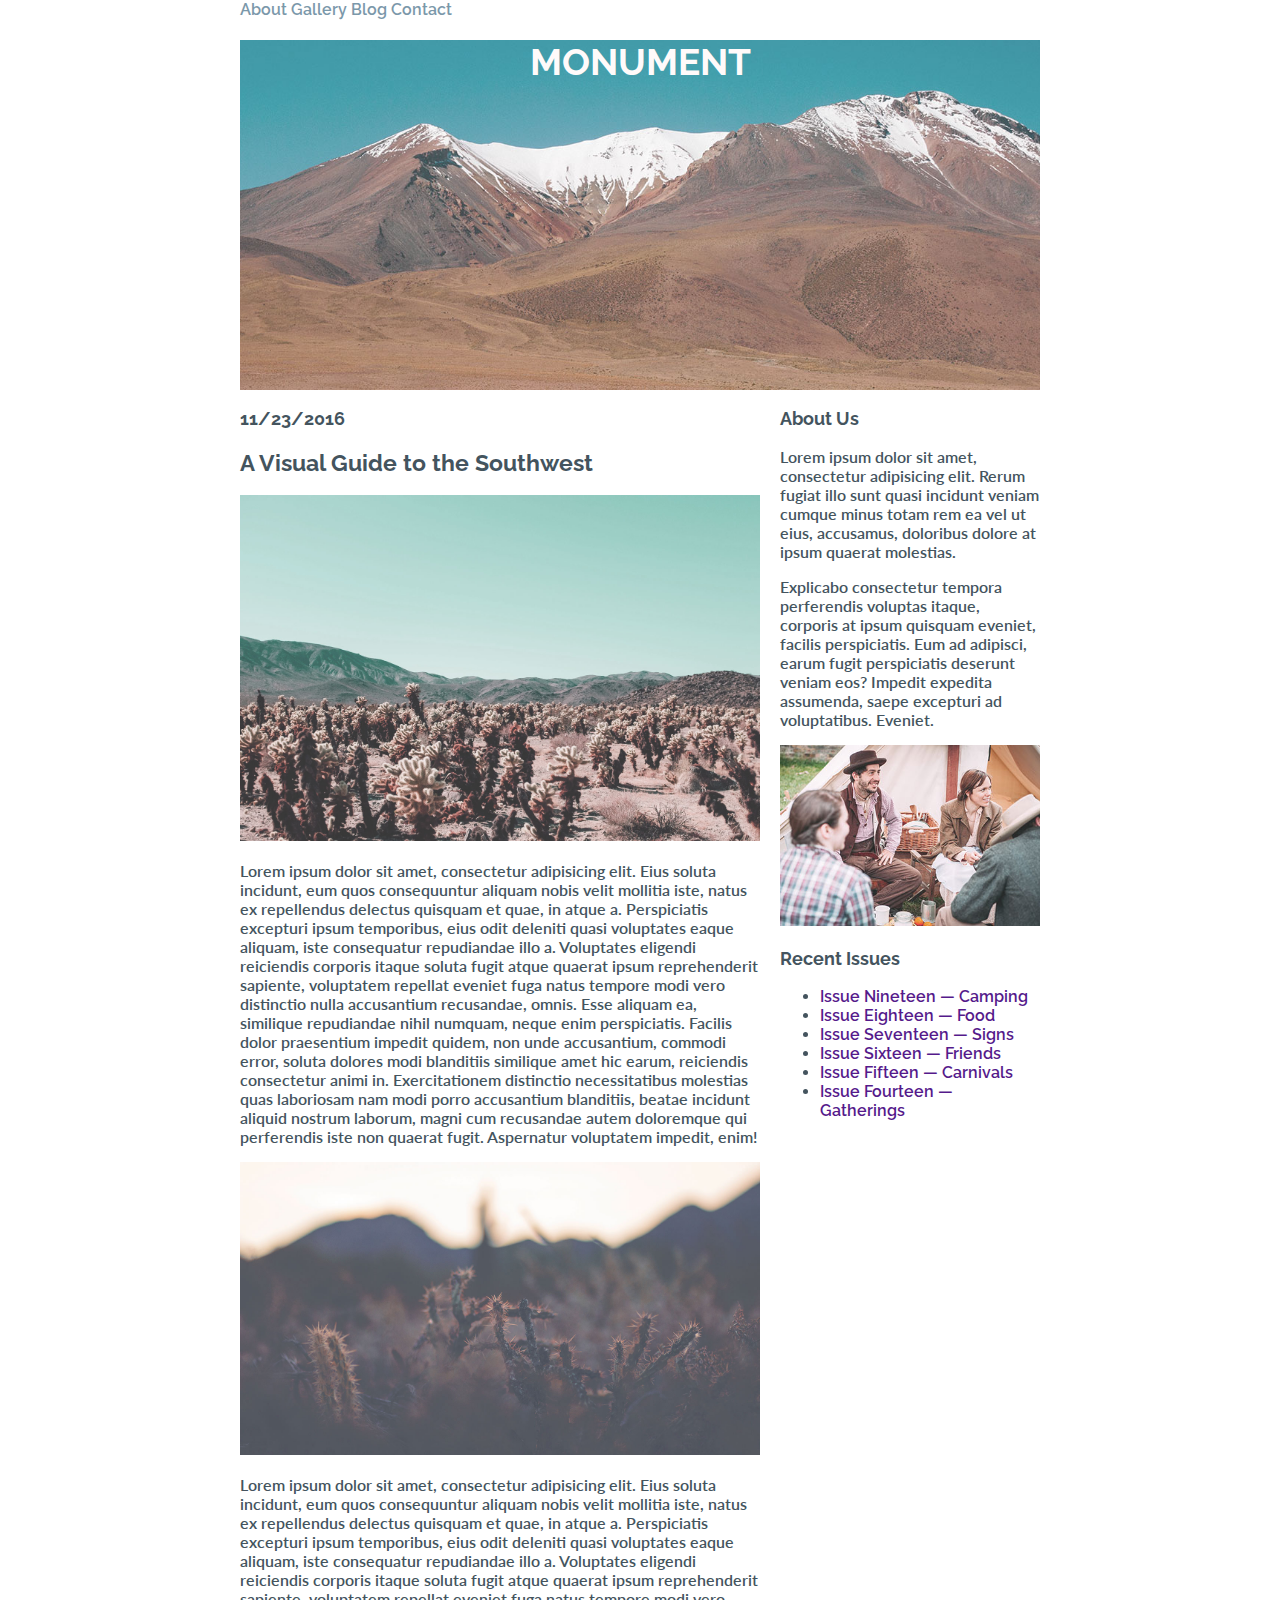
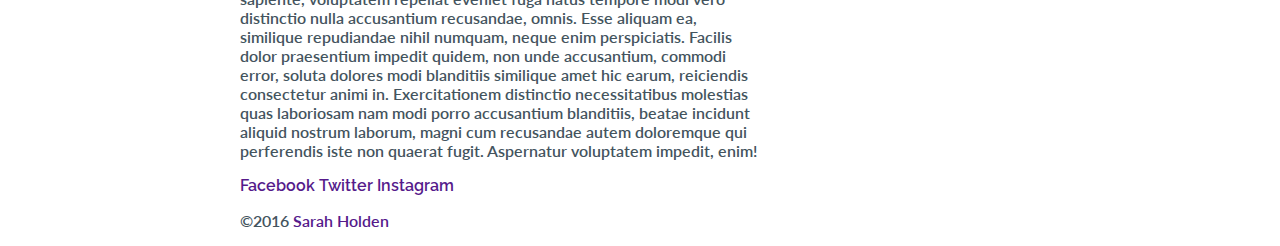
<file: monument_blog/index.html>
<!DOCTYPE html>
<html lang="en">

<head>
	<meta charset="UTF-8">
	<title>Monument | Blog</title>
	<link rel="stylesheet" href="css/style.css">
</head>

<body>

	<nav>
		<a href="#">About</a>
		<a href="#">Gallery</a>
		<a href="#">Blog</a>
		<a href="#">Contact</a>
	</nav>

	<header>
		<div>
			<h1><a href="#">Monument</a></h1>
		</div>


	</header>
	<main>
		<article>
			<h3>11/23/2016</h3>
			<h2>A Visual Guide to the Southwest</h2>
			<img src="images/blog_1.jpg" alt="">
			<p>Lorem ipsum dolor sit amet, consectetur adipisicing elit. Eius soluta incidunt, eum quos consequuntur aliquam nobis velit mollitia iste, natus ex repellendus delectus quisquam et quae, in atque a. Perspiciatis excepturi ipsum temporibus,
				eius odit deleniti quasi voluptates eaque aliquam, iste consequatur repudiandae illo a. Voluptates eligendi reiciendis corporis itaque soluta fugit atque quaerat ipsum reprehenderit sapiente, voluptatem repellat eveniet fuga natus tempore
				modi vero distinctio nulla accusantium recusandae, omnis. Esse aliquam ea, similique repudiandae nihil numquam, neque enim perspiciatis. Facilis dolor praesentium impedit quidem, non unde accusantium, commodi error, soluta dolores modi
				blanditiis similique amet hic earum, reiciendis consectetur animi in. Exercitationem distinctio necessitatibus molestias quas laboriosam nam modi porro accusantium blanditiis, beatae incidunt aliquid nostrum laborum, magni cum recusandae
				autem doloremque qui perferendis iste non quaerat fugit. Aspernatur voluptatem impedit, enim!</p>
			<img src="images/blog_2.jpg" alt="">
			<p>Lorem ipsum dolor sit amet, consectetur adipisicing elit. Eius soluta incidunt, eum quos consequuntur aliquam nobis velit mollitia iste, natus ex repellendus delectus quisquam et quae, in atque a. Perspiciatis excepturi ipsum temporibus,
				eius odit deleniti quasi voluptates eaque aliquam, iste consequatur repudiandae illo a. Voluptates eligendi reiciendis corporis itaque soluta fugit atque quaerat ipsum reprehenderit sapiente, voluptatem repellat eveniet fuga natus tempore
				modi vero distinctio nulla accusantium recusandae, omnis. Esse aliquam ea, similique repudiandae nihil numquam, neque enim perspiciatis. Facilis dolor praesentium impedit quidem, non unde accusantium, commodi error, soluta dolores modi
				blanditiis similique amet hic earum, reiciendis consectetur animi in. Exercitationem distinctio necessitatibus molestias quas laboriosam nam modi porro accusantium blanditiis, beatae incidunt aliquid nostrum laborum, magni cum recusandae
				autem doloremque qui perferendis iste non quaerat fugit. Aspernatur voluptatem impedit, enim!</p>
		</article>


		<!-- ADVANCED VERSION: REMOVE COMMENTS AROUND THIS SECTION -->
		<aside>
			<h3>About Us</h3>
			<p>Lorem ipsum dolor sit amet, consectetur adipisicing elit. Rerum fugiat illo sunt quasi incidunt veniam cumque minus totam rem ea vel ut eius, accusamus, doloribus dolore at ipsum quaerat molestias.</p>
			<p>Explicabo consectetur tempora perferendis voluptas itaque, corporis at ipsum quisquam eveniet, facilis perspiciatis. Eum ad adipisci, earum fugit perspiciatis deserunt veniam eos? Impedit expedita assumenda, saepe excepturi ad voluptatibus.
				Eveniet.</p>
			<img src="images/about.jpg" alt="">
			<h3>Recent Issues</h3>
			<ul>
				<li><a href="">Issue Nineteen &mdash; Camping</a></li>
				<li><a href="">Issue Eighteen &mdash; Food</a></li>
				<li><a href="">Issue Seventeen &mdash; Signs</a></li>
				<li><a href="">Issue Sixteen &mdash; Friends</a></li>
				<li><a href="">Issue Fifteen &mdash; Carnivals</a></li>
				<li><a href="">Issue Fourteen &mdash; Gatherings</a></li>
			</ul>
		</aside>
	</main>

	<footer>
		<a href="">Facebook</a>
		<a href="">Twitter</a>
		<a href="">Instagram</a>
		<p>&copy;2016 <a href="">Sarah Holden</a></p>
	</footer>

</body>

</html>
</file>
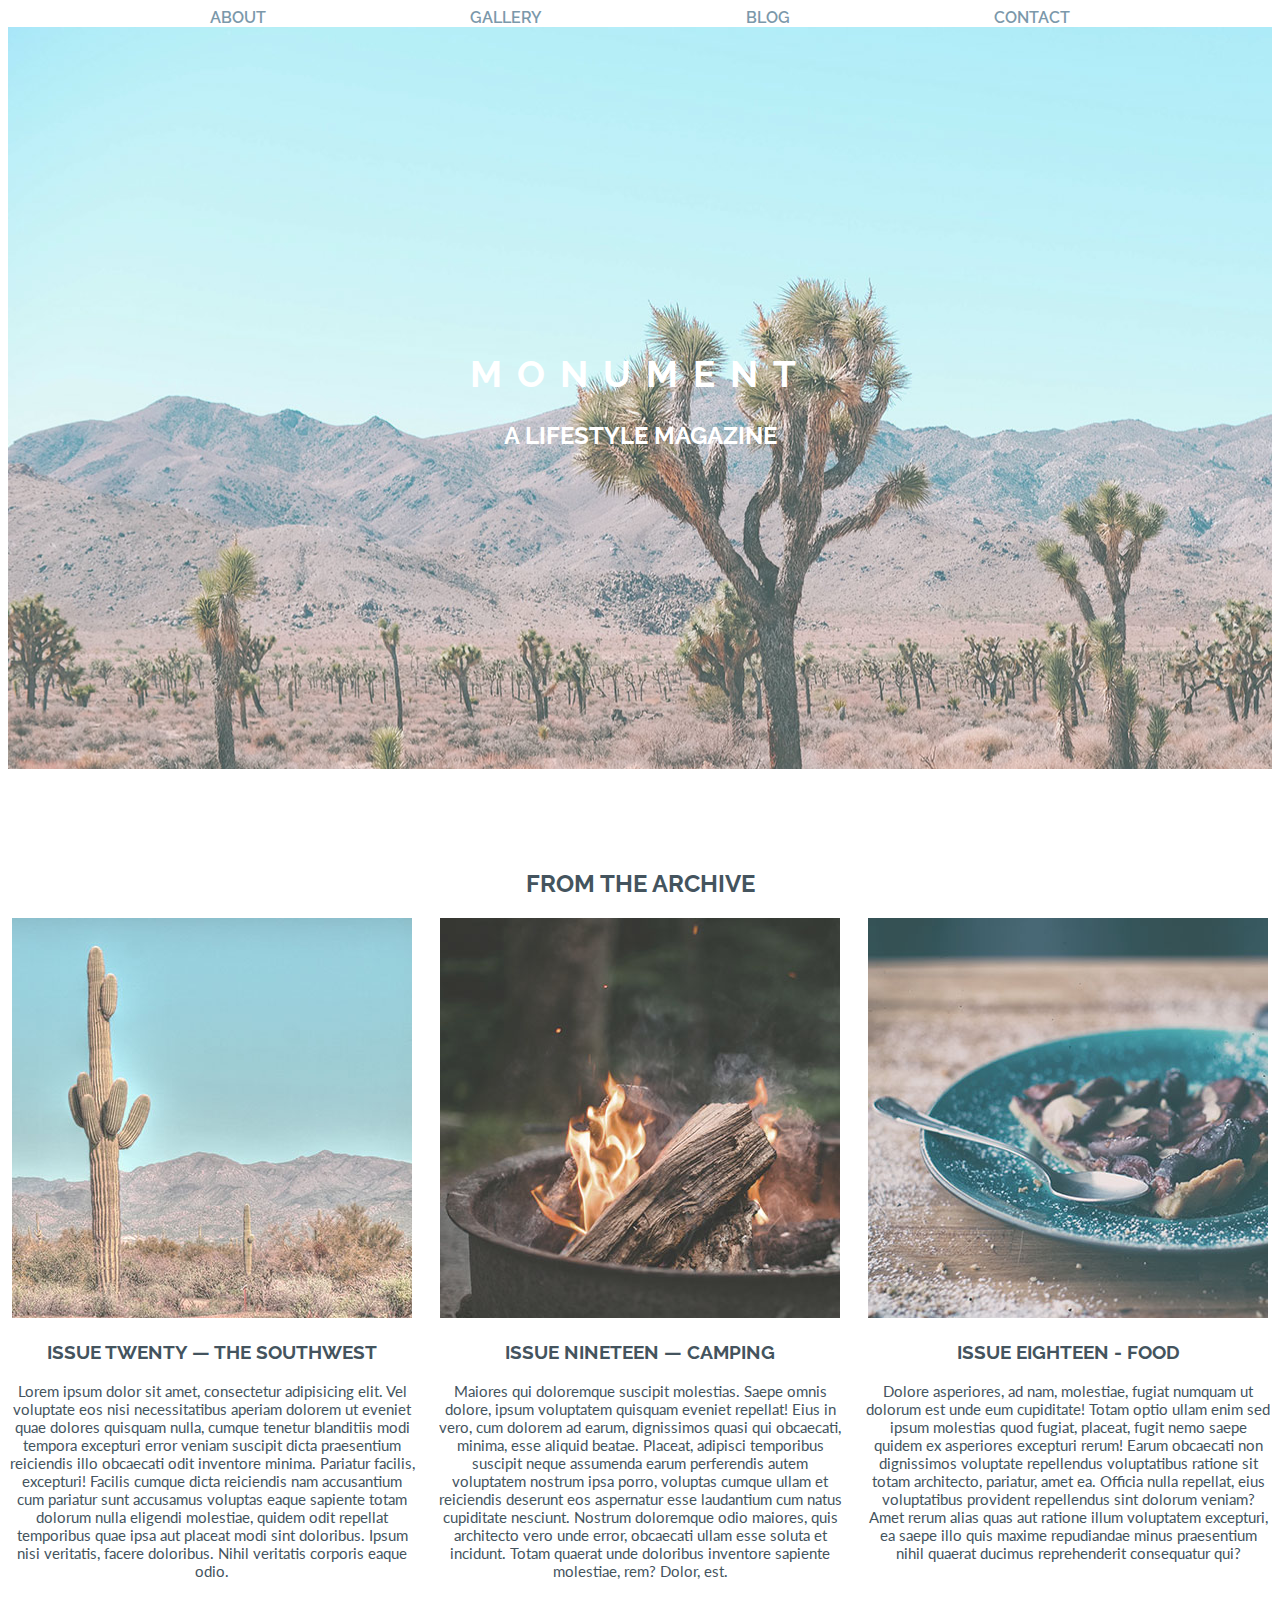
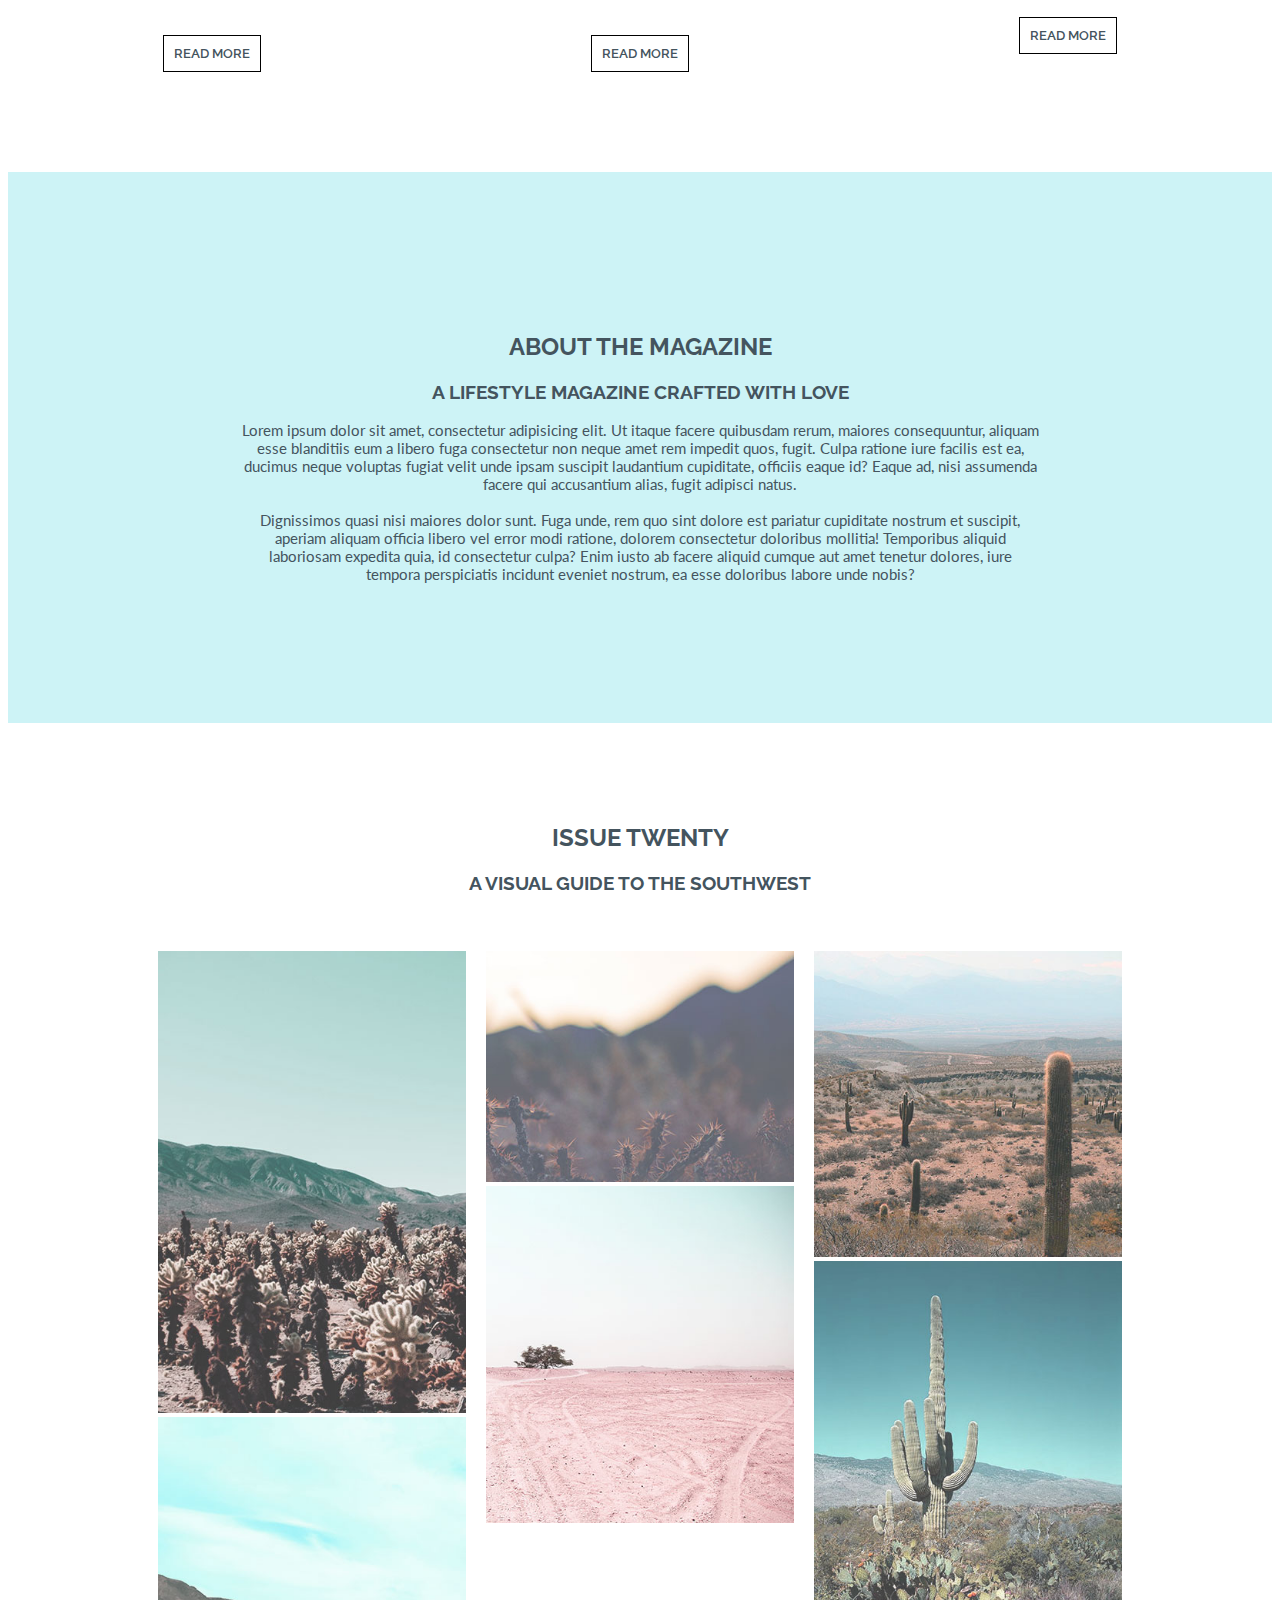
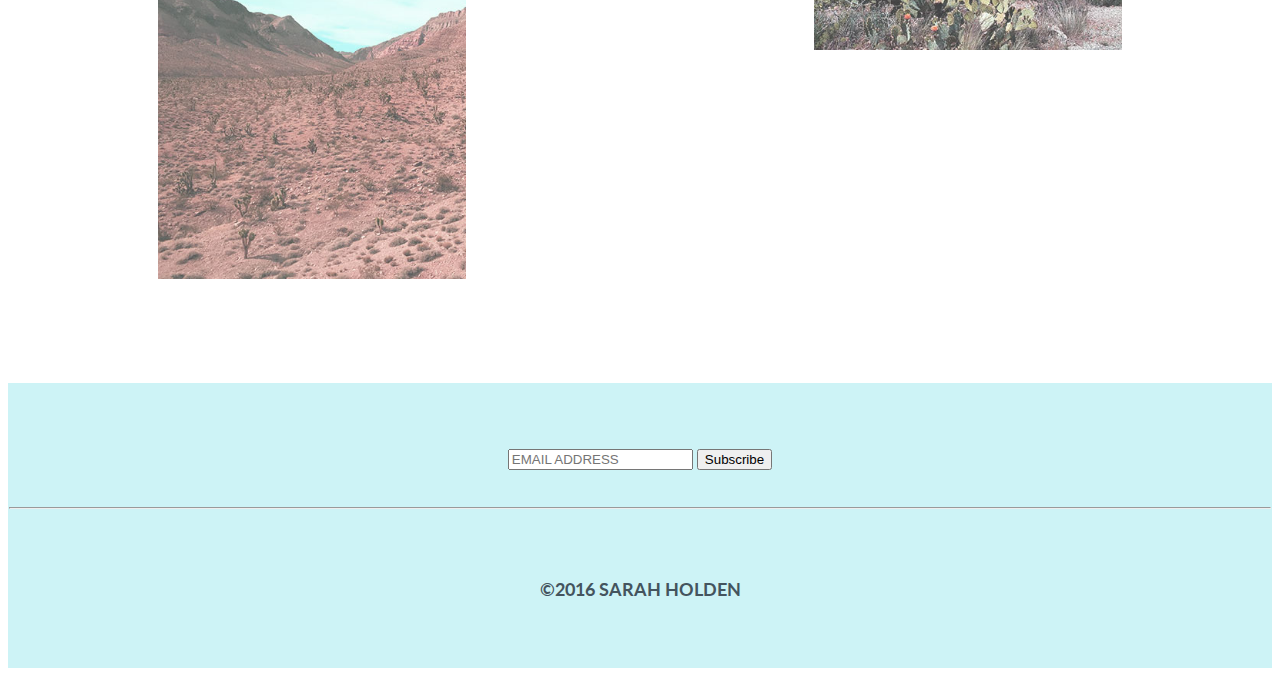
<file: monument_lab_starter/index.html>
<!DOCTYPE html>
<html lang="en">

<head>
	<meta charset="UTF-8">
	<title>Monument | Home</title>
	<!-- Link for FontAwesome has already been added! -->
	<link rel="stylesheet" href="https://use.fontawesome.com/releases/v5.8.1/css/all.css" integrity="sha384-50oBUHEmvpQ+1lW4y57PTFmhCaXp0ML5d60M1M7uH2+nqUivzIebhndOJK28anvf" crossorigin="anonymous">
	<link rel="stylesheet" href="css/style.css">
	<link href="https://fonts.googleapis.com/css?family=Lato|Raleway:600" rel="stylesheet">
</head>

<body>

	<nav>
		<a href="#">About</a>
		<a href="#">Gallery</a>
		<a href="">Blog</a>
		<a href="">Contact</a>
	</nav>


	<header>
		<h1>Monument</h1>
		<h2>A Lifestyle Magazine</h2>
	</header>


	<h2>From the Archive</h2>

	<!-- INSERT IMAGE: article_1.jpg (in images folder) -->
	<section class="article-grid">
		<article>
			<img src="images/article_1.jpg" alt="cactus">
			<h3>Issue Twenty &mdash; The Southwest</h3>
			<p>Lorem ipsum dolor sit amet, consectetur adipisicing elit. Vel voluptate eos nisi necessitatibus aperiam dolorem ut eveniet quae dolores quisquam nulla, cumque tenetur blanditiis modi tempora excepturi error veniam suscipit dicta praesentium
				reiciendis illo obcaecati odit inventore minima. Pariatur facilis, excepturi! Facilis cumque dicta reiciendis nam accusantium cum pariatur sunt accusamus voluptas eaque sapiente totam dolorum nulla eligendi molestiae, quidem odit repellat
				temporibus quae ipsa aut placeat modi sint doloribus. Ipsum nisi veritatis, facere doloribus. Nihil veritatis corporis eaque odio.
			</P>
			<a href="#">Read More</a>
		</article>


		<!-- INSERT IMAGE: article_2.jpg (in images folder) -->
		<article>
			<img src="images/article_2.jpg" alt="camping">
			<h3>Issue Nineteen &mdash; Camping</h3>
			<p>Maiores qui doloremque suscipit molestias. Saepe omnis dolore, ipsum voluptatem quisquam eveniet repellat! Eius in vero, cum dolorem ad earum, dignissimos quasi qui obcaecati, minima, esse aliquid beatae. Placeat, adipisci temporibus
				suscipit neque
				assumenda earum perferendis autem voluptatem nostrum ipsa porro, voluptas cumque ullam et reiciendis deserunt eos aspernatur esse laudantium cum natus cupiditate nesciunt. Nostrum doloremque odio maiores, quis architecto vero unde error,
				obcaecati
				ullam esse soluta et incidunt. Totam quaerat unde doloribus inventore sapiente molestiae, rem? Dolor, est.</p>
			<a href="#">Read More</a>
		</article>

		<!-- INSERT IMAGE: article_3.jpg (in images folder) -->
		<article>
			<img src="images/article_3.jpg" alt="food">
			<h3>Issue Eighteen - Food</h3>
			<p>Dolore asperiores, ad nam, molestiae, fugiat numquam ut dolorum est unde eum cupiditate! Totam optio ullam enim sed ipsum molestias quod fugiat, placeat, fugit nemo saepe quidem ex asperiores excepturi rerum! Earum obcaecati non
				dignissimos
				voluptate repellendus voluptatibus ratione sit totam architecto, pariatur, amet ea. Officia nulla repellat, eius voluptatibus provident repellendus sint dolorum veniam? Amet rerum alias quas aut ratione illum voluptatem excepturi, ea saepe
				illo
				quis maxime repudiandae minus praesentium nihil quaerat ducimus reprehenderit consequatur qui?
			</p>
			<a href="#">Read More</a>
		</article>
	</section>

	<section class="about">
		<h2>About The Magazine</h2>
		<h3>A Lifestyle Magazine Crafted with Love</h3>
		<p>Lorem ipsum dolor sit amet, consectetur adipisicing elit. Ut itaque facere quibusdam rerum, maiores consequuntur, aliquam esse blanditiis eum a libero fuga consectetur non neque amet rem impedit quos, fugit. Culpa ratione iure facilis est ea,
			ducimus neque voluptas fugiat velit unde ipsam suscipit laudantium cupiditate, officiis eaque id? Eaque ad, nisi assumenda facere qui accusantium alias, fugit adipisci natus.
			<br>
			<br>

			Dignissimos quasi nisi maiores dolor sunt. Fuga unde, rem quo sint dolore est pariatur cupiditate nostrum et suscipit, aperiam aliquam officia libero vel error modi ratione, dolorem consectetur doloribus mollitia! Temporibus aliquid laboriosam
			expedita quia, id consectetur culpa? Enim iusto ab facere aliquid cumque aut amet tenetur dolores, iure tempora perspiciatis incidunt eveniet nostrum, ea esse doloribus labore unde nobis?
		</p>
	</section>

	<section>
		<h2>Issue Twenty</h2>

		<h3>A visual guide to the Southwest</h3>
		<br>
		<br>
		<!--
INSERT IMAGE: gallery_1.jpg
INSERT IMAGE: gallery_3.jpg
INSERT IMAGE: gallery_4.jpg
INSERT IMAGE: gallery_2.jpg
INSERT IMAGE: gallery_5.jpg
INSERT IMAGE: gallery_6.jpg
-->

		<div class="gallery">
			<div>
				<img src="images/gallery_1.jpg" alt="">
				<img src="images/gallery_2.jpg" alt="">
			</div>
			<div>
				<img src="images/gallery_3.jpg" alt="">
				<img src="images/gallery_4.jpg" alt="">
			</div>
			<div>
				<img src="images/gallery_5.jpg" alt="">
				<img src="images/gallery_6.jpg" alt="">
			</div>
		</div>
	</section>

	<!-- Insert FontAwesome Icons -->
	<footer>
		<i class="fab fa-facebook-f"></i>
		<i class="fab fa-twitter"></i>
		<i class="fab fa-instagram"></i>
		<br>
		<br>

		<!-- I've given you this one, but look it up to see what it's used for :) -->
		<input type="text" placeholder="Email Address">
		<button>Subscribe</button>

		<hr>
		<h3>&copy;2016 Sarah Holden</h3>
	</footer>


</body>

</html>
</file>
<file: monument_blog/css/style.css>
@import url('https://fonts.googleapis.com/css?family=Lato|Raleway:400,600');

/* ----------------------------------------
Base Styles
------------------------------------------- */
header {
  background-image: url('../images/blog_header_bg.jpg');
  background-size: cover;
  background-position: center;
  height: 350px;
  text-align: center;
}

body {
  font-family: "RALEWAY";
  color: #44545E;
  font-weight: 600;
  max-width: 800px;
  margin: 0 auto;
}

/* Fix for responsive images added to make your life better 🏄🏻‍ */
img {
  max-width: 100%;
}

p {
  font-family: "LATO";
}

nav a {
  font-size: 16px;
  color: #7B98AA;
}

h1 a {
  font-size: 37px;
  text-transform: uppercase;
  text-decoration: none;
  color: #FFFAFA;
}

h3 {
  font-size: 18px;
}

h2 {
  font-size: 23px;
}

main {
  display: grid;
  grid-template-columns: 2fr 1fr;
  grid-gap: 20px;
}

a {
  text-decoration: none;
}
</file>
<file: monument_lab_starter/css/style.css>
/* ----------------------------------------
Base Styles
------------------------------------------- */
/* Note: Makes sure that padding and the border are included in the width for each element. */
/* Don't add anything else under the * selector! */
* {
  box-sizing: border-box;
}

/*Note: fix so that images will scale with their containers. We'll chat about this more when we cover responsive design*/
img {
  max-width: 100%;
  height: auto;
}

body {
  font-family: "Raleway";
  font-weight: 600;
  color: #44545E;
  text-align: center;
}

h1 {
  font-size: 37px;
  letter-spacing: 15px;
}

/* ----------------------------------------
Typography
------------------------------------------- */
header {
  background-image: url('../images/home_header_bg.jpg');
  padding-top: 300px;
  padding-bottom: 300px;
  color: white;
  text-align: center;
  text-transform: uppercase;
  margin-bottom: 100px;
}

h2 {
  text-transform: uppercase;
  text-align: center;
}

h3 {
  text-transform: uppercase;
  text-align: center;
}

a {
  text-decoration: none;
  text-transform: uppercase;
  color: #7B98AA;
  font-family: "Raleway";
  font-size: 16px;
}

p {
  font-family: "Lato";
  font-size: 15px;
  font-weight: 400;
  text-align: center;
}

article img {
  margin: auto;
}

article a {
  font-size: 13px;
  color: #44545E;
  border: 1px solid black;
  padding: 10px;
  display: inline-block;
  margin-top: 40px;
}

nav {
  text-align: center;
}

nav a {
  margin: 100px;
}

section {
  margin-bottom: 100px;
}

.about {
  background-color: #CDF3F6;
  padding: 140px 20px 140px 20px;
}

.about p {
  max-width: 800px;
  margin: 0 auto;
}

.article-grid {
  display: grid;
  grid-template-columns: 1fr 1fr 1fr;
  grid-gap: 20px;
}

.gallery {
  display: grid;
  grid-template-columns: 1fr 1fr 1fr;
  grid-gap: 20px;
  padding-left: 150px;
  padding-right: 150px;
}

footer {
  font-family: "Lato";
  font-size: 15px;
  background-color: #CDF3F6;
  padding: 30px 1px 50px 1px;
}

footer i {
  margin: 15px;
}

footer h3 {
  margin-top: 70px;
}

input {
  margin-bottom: 30px;
  text-transform: uppercase;
}

/* ----------------------------------------
Header
------------------------------------------- */
/* ----------------------------------------
Articles
------------------------------------------- */
/* ----------------------------------------
About
------------------------------------------- */
/* ----------------------------------------
Gallery
------------------------------------------- */
/* ----------------------------------------
Footer
------------------------------------------- */
</file>
